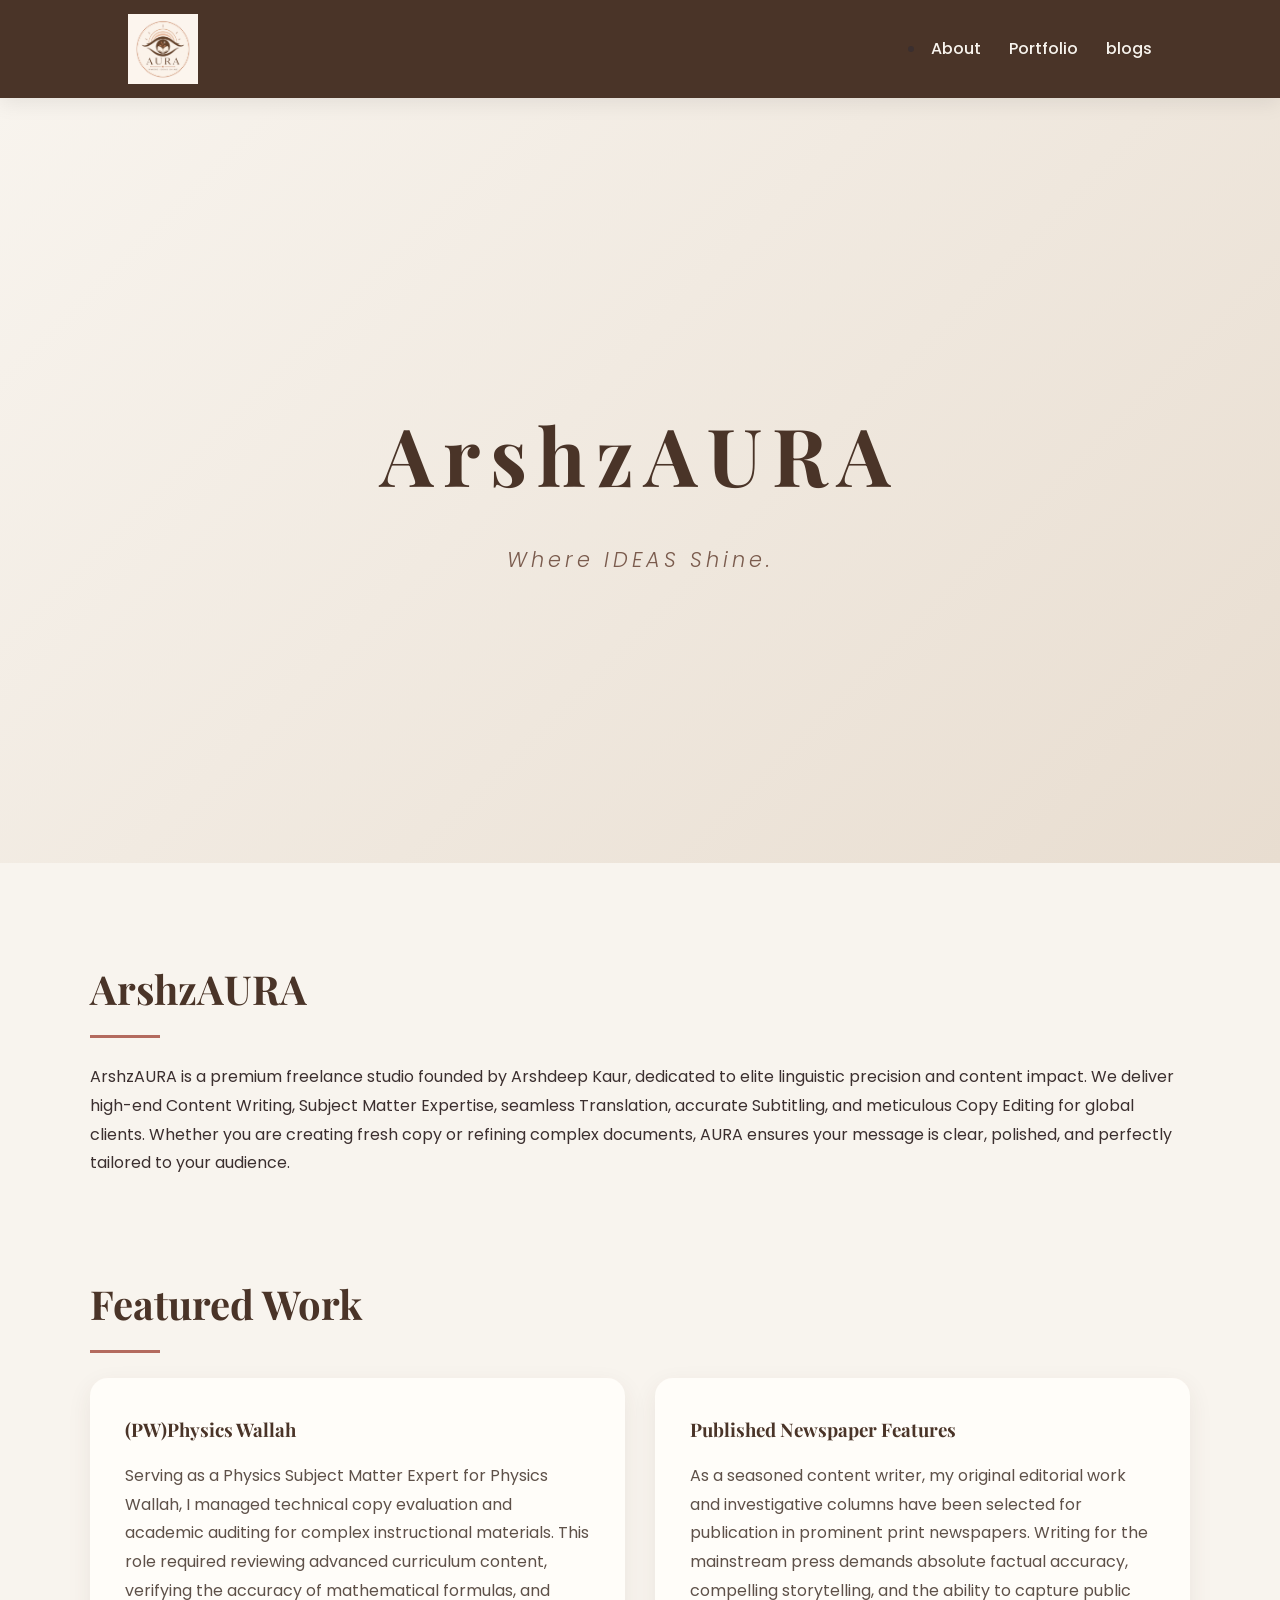
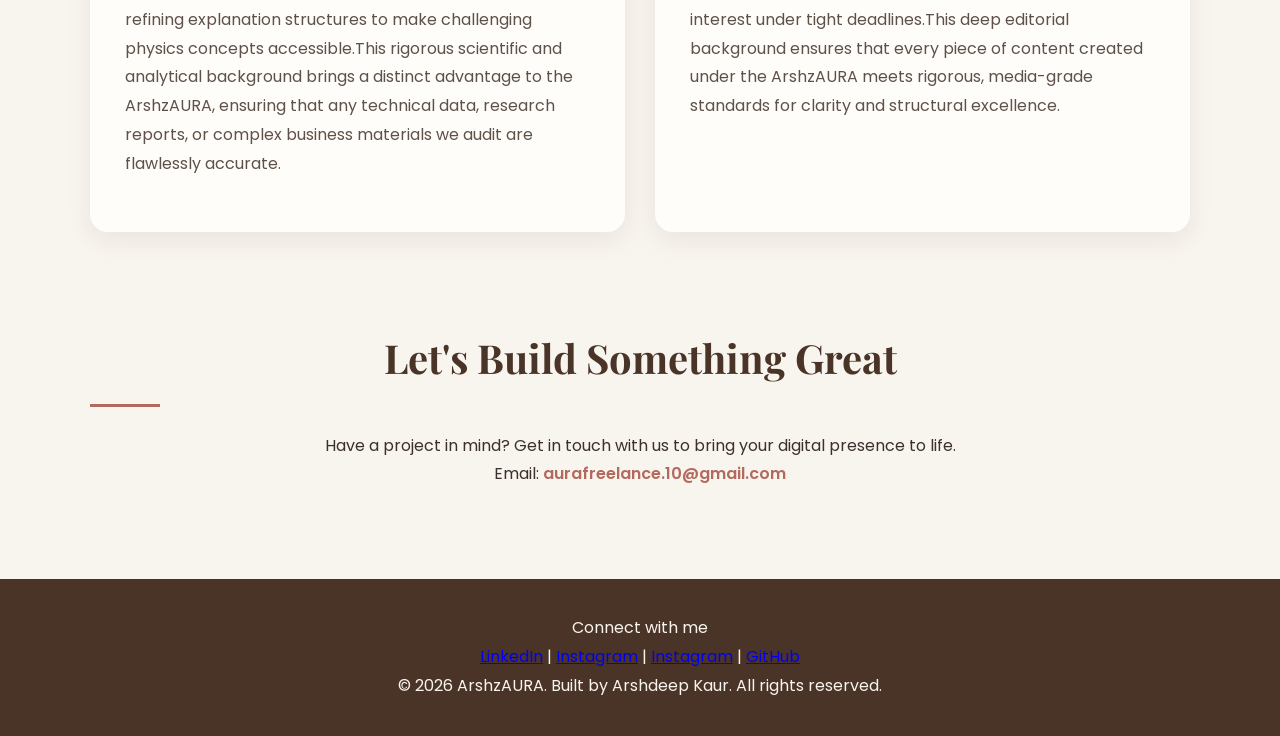
<file: index.html>
<!DOCTYPE html>
<html lang="en">
<head>
    <meta charset="UTF-8">
    <meta name="viewport" content="width=device-width, initial-scale=1.0">
    <title>ArshzAURA | Premium Web Experiences</title>
    <link rel="stylesheet" href="style1.css">
    <link href="https://fonts.googleapis.com/css2?family=Playfair+Display:wght@600;700&family=Poppins:wght@300;400;500;600&display=swap" rel="stylesheet">
</head>
<body>

    <!-- Header Navigation -->
    <header>
        <div class="logo">
    <img src="aura1.png" alt="AURA Logo">
</div>

        <nav>
        <li><a href="about.html">About</a></li>
            <a href="portfolio.html">Portfolio</a>
            <a href="blog.html">blogs</a>
           
        </nav>
    </header>


    <!-- Hero Section -->
        
    <section class="hero">
        <div class="aura-glow"></div>
        <h1>ArshzAURA</h1>
        <p>Where IDEAS Shine.</p>
        
    </section>

    </section>

    <!-- About Section -->
    <section id="about" class="container">
        <h2>ArshzAURA</h2>
        <p>ArshzAURA is a premium freelance studio founded by Arshdeep Kaur, dedicated to elite linguistic precision and content impact. We deliver high-end Content Writing, Subject Matter Expertise, seamless Translation, accurate Subtitling, and meticulous Copy Editing for global clients. Whether you are creating fresh copy or refining complex documents, AURA ensures your message is clear, polished, and perfectly tailored to your audience.</p>
    </section>

    <!-- Projects Grid Section -->
    <section id="projects" class="container">
        <h2>Featured Work</h2>
        <div class="grid">
            <div class="card">
                <h3>(PW)Physics Wallah</h3>
                <p>Serving as a Physics Subject Matter Expert for Physics Wallah, I managed technical copy evaluation and academic auditing for complex instructional materials. This role required reviewing advanced curriculum content, verifying the accuracy of mathematical formulas, and refining explanation structures to make challenging physics concepts accessible.This rigorous scientific and analytical background brings a distinct advantage to the ArshzAURA, ensuring that any technical data, research reports, or complex business materials we audit are flawlessly accurate.</p>
                
            </div>
            <div class="card">
                <h3>Published Newspaper Features</h3>
                <p>As a seasoned content writer, my original editorial work and investigative columns have been selected for publication in prominent print newspapers. Writing for the mainstream press demands absolute factual accuracy, compelling storytelling, and the ability to capture public interest under tight deadlines.This deep editorial background ensures that every piece of content created under the ArshzAURA meets rigorous, media-grade standards for clarity and structural excellence.</p>
                
            </div>
        </div>
    </section>

    <!-- Contact Section -->
    <section id="contact" class="container text-center">
        <h2>Let's Build Something Great</h2>
        <p>Have a project in mind? Get in touch with us to bring your digital presence to life.</p>
        <p>Email: <a href="mailto:aurafreelance.10@gmail.com" class="email-link">aurafreelance.10@gmail.com</a></p>
    </section>

    <!-- Footer -->
    <footer>
        
    <p>Connect with me</p>

    <a href="https://www.linkedin.com/in/arshdeep-kaur-0b6b36283" target="_blank">LinkedIn</a> |
    <a href="https://www.instagram.com/_linexchaoz" target="_blank">Instagram</a> |
    <a href="https://www.instagram.com/_arshzhere" target="_blank">Instagram</a> |
    <a href="https://arshzaura.github.io/portfolio/" target="_blank">GitHub</a>

        <p>&copy; 2026 ArshzAURA. Built by Arshdeep Kaur. All rights reserved.</p>
    </footer>

</body>
</html>
</file>
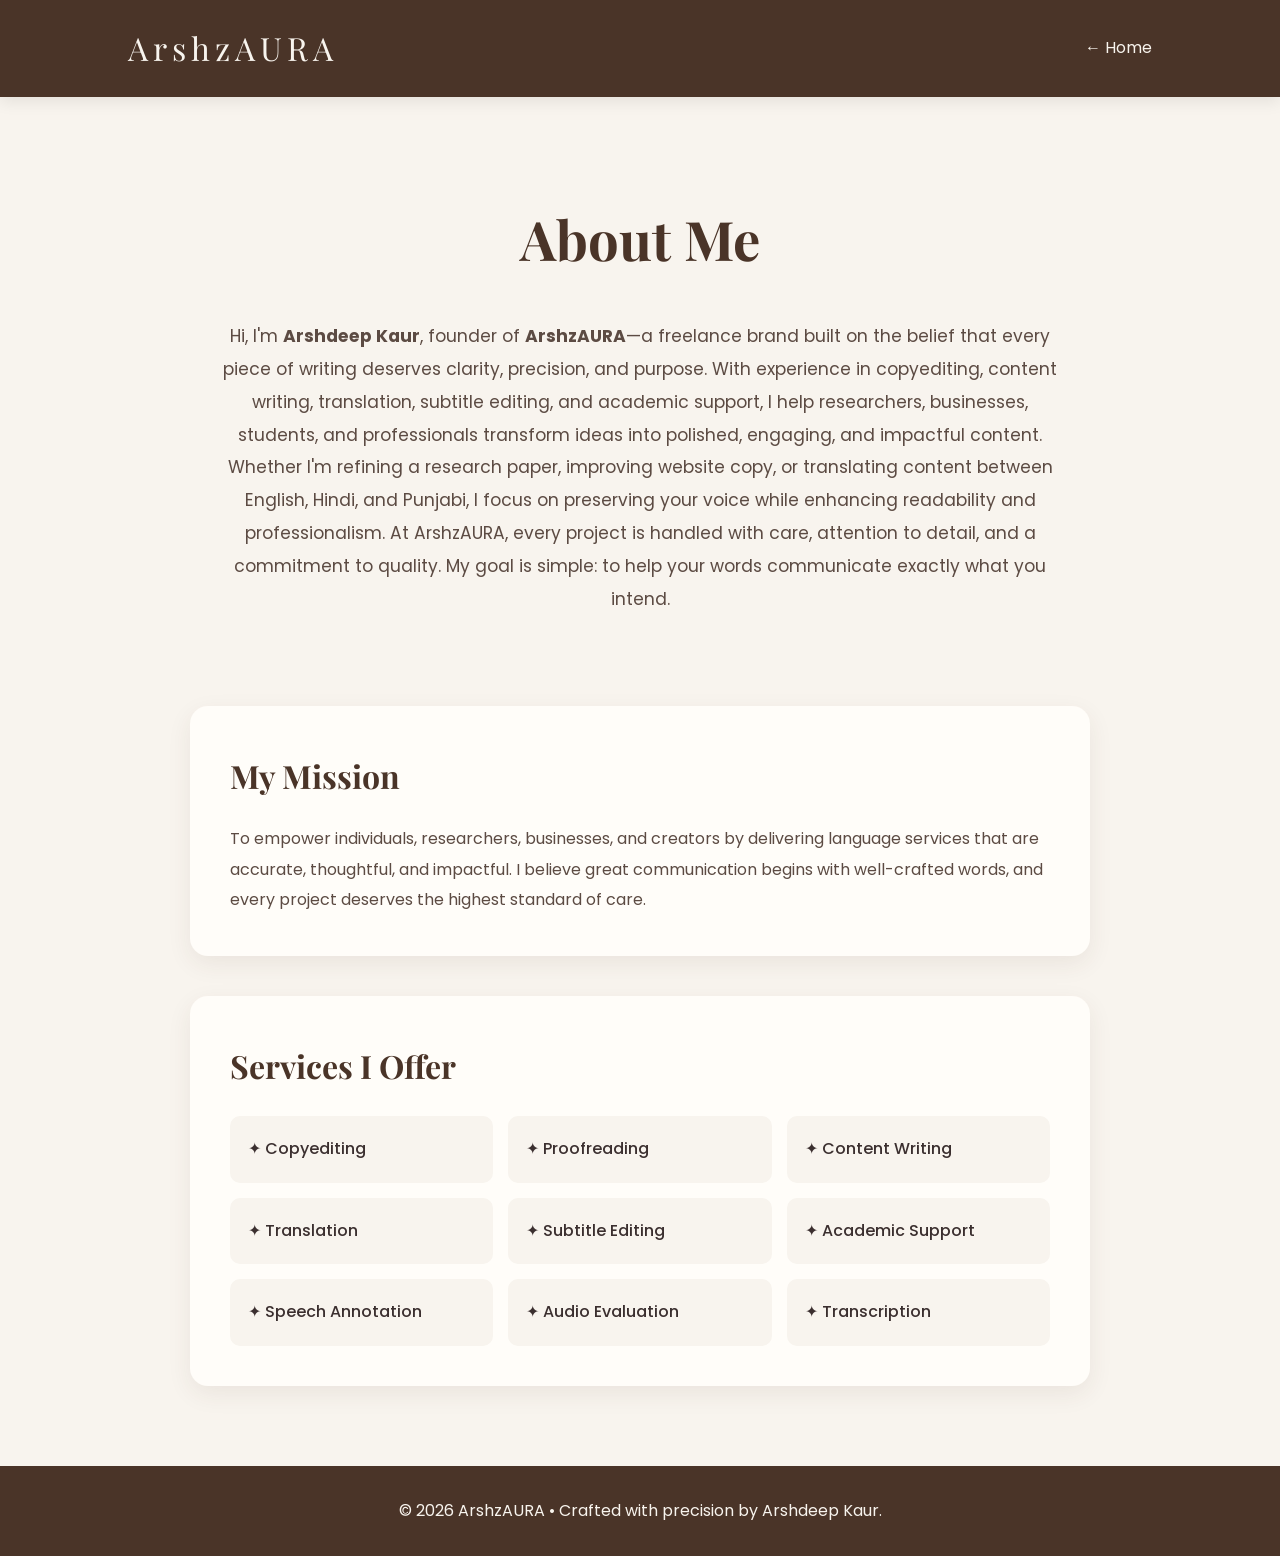
<file: about.html>
<!DOCTYPE html>
<html lang="en">
<head>
    <meta charset="UTF-8">
    <meta name="viewport" content="width=device-width, initial-scale=1.0">

    <title>About | ArshzAURA</title>

    <!-- Google Fonts -->
    <link href="https://fonts.googleapis.com/css2?family=Playfair+Display:wght@600;700&family=Poppins:wght@300;400;500;600&display=swap" rel="stylesheet">

    <style>

*{
    margin:0;
    padding:0;
    box-sizing:border-box;
}

body{
    font-family:'Poppins',sans-serif;
    background:#F8F4EE;
    color:#3B2F2F;
    line-height:1.9;
}

/* =========================
        NAVBAR
========================= */

nav{

    background:#4A3428;

    display:flex;

    justify-content:space-between;

    align-items:center;

    padding:18px 10%;

    position:sticky;

    top:0;

    box-shadow:0 5px 15px rgba(0,0,0,.08);
}

.logo{

    font-family:'Playfair Display',serif;

    font-size:2rem;

    letter-spacing:5px;

    color:#F8F4EE;
}

.home-btn{

    color:#F8F4EE;

    text-decoration:none;

    transition:.3s;
}

.home-btn:hover{

    color:#D9B382;
}

/* =========================
      HERO
========================= */

.about{

    max-width:900px;

    margin:90px auto;

    text-align:center;

    padding:0 25px;
}

.about h1{

    font-family:'Playfair Display',serif;

    font-size:3.4rem;

    color:#4A3428;

    margin-bottom:30px;
}

.about p{

    font-size:1.08rem;

    color:#5C4B43;
}

/* =========================
        CARDS
========================= */

.card{

    width:min(900px,90%);

    margin:40px auto;

    background:#FFFDF9;

    padding:40px;

    border-radius:18px;

    box-shadow:0 8px 25px rgba(74,52,40,.08);

    transition:.3s;
}

.card:hover{

    transform:translateY(-6px);

    box-shadow:0 15px 30px rgba(74,52,40,.12);
}

.card h2{

    font-family:'Playfair Display',serif;

    color:#4A3428;

    margin-bottom:18px;

    font-size:2rem;
}

.card p{

    color:#5C4B43;
}

/* =========================
      LIST
========================= */

.services{

    display:grid;

    grid-template-columns:repeat(auto-fit,minmax(250px,1fr));

    gap:15px;

    margin-top:20px;
}

.service{

    background:#F8F4EE;

    padding:18px;

    border-radius:10px;

    font-weight:500;
}

/* =========================
      FOOTER
========================= */

footer{

    background:#4A3428;

    color:#F8F4EE;

    text-align:center;

    padding:30px;

    margin-top:80px;
}

/* =========================
      MOBILE
========================= */

@media(max-width:768px){

.about h1{

    font-size:2.4rem;
}

.logo{

    font-size:1.6rem;
}

}

    </style>

</head>

<body>

<nav>

<div class="logo">
ArshzAURA
</div>

<a href="index.html" class="home-btn">← Home</a>

</nav>

<section class="about">

<h1>About Me</h1>

<p>

Hi, I'm <strong>Arshdeep Kaur</strong>, founder of <strong>ArshzAURA</strong>—a freelance brand built on the belief that every piece of writing deserves clarity, precision, and purpose.

With experience in copyediting, content writing, translation, subtitle editing, and academic support, I help researchers, businesses, students, and professionals transform ideas into polished, engaging, and impactful content.

Whether I'm refining a research paper, improving website copy, or translating content between English, Hindi, and Punjabi, I focus on preserving your voice while enhancing readability and professionalism.

At ArshzAURA, every project is handled with care, attention to detail, and a commitment to quality. My goal is simple: to help your words communicate exactly what you intend.

</p>

</section>

<div class="card">

<h2>My Mission</h2>

<p>

To empower individuals, researchers, businesses, and creators by delivering language services that are accurate, thoughtful, and impactful. I believe great communication begins with well-crafted words, and every project deserves the highest standard of care.

</p>

</div>

<div class="card">

<h2>Services I Offer</h2>

<div class="services">

<div class="service">✦ Copyediting</div>

<div class="service">✦ Proofreading</div>

<div class="service">✦ Content Writing</div>

<div class="service">✦ Translation</div>

<div class="service">✦ Subtitle Editing</div>

<div class="service">✦ Academic Support</div>

<div class="service">✦ Speech Annotation</div>

<div class="service">✦ Audio Evaluation</div>

<div class="service">✦ Transcription</div>

</div>

</div>

<footer>

© 2026 ArshzAURA • Crafted with precision by Arshdeep Kaur.

</footer>

</body>
</html>
</file>
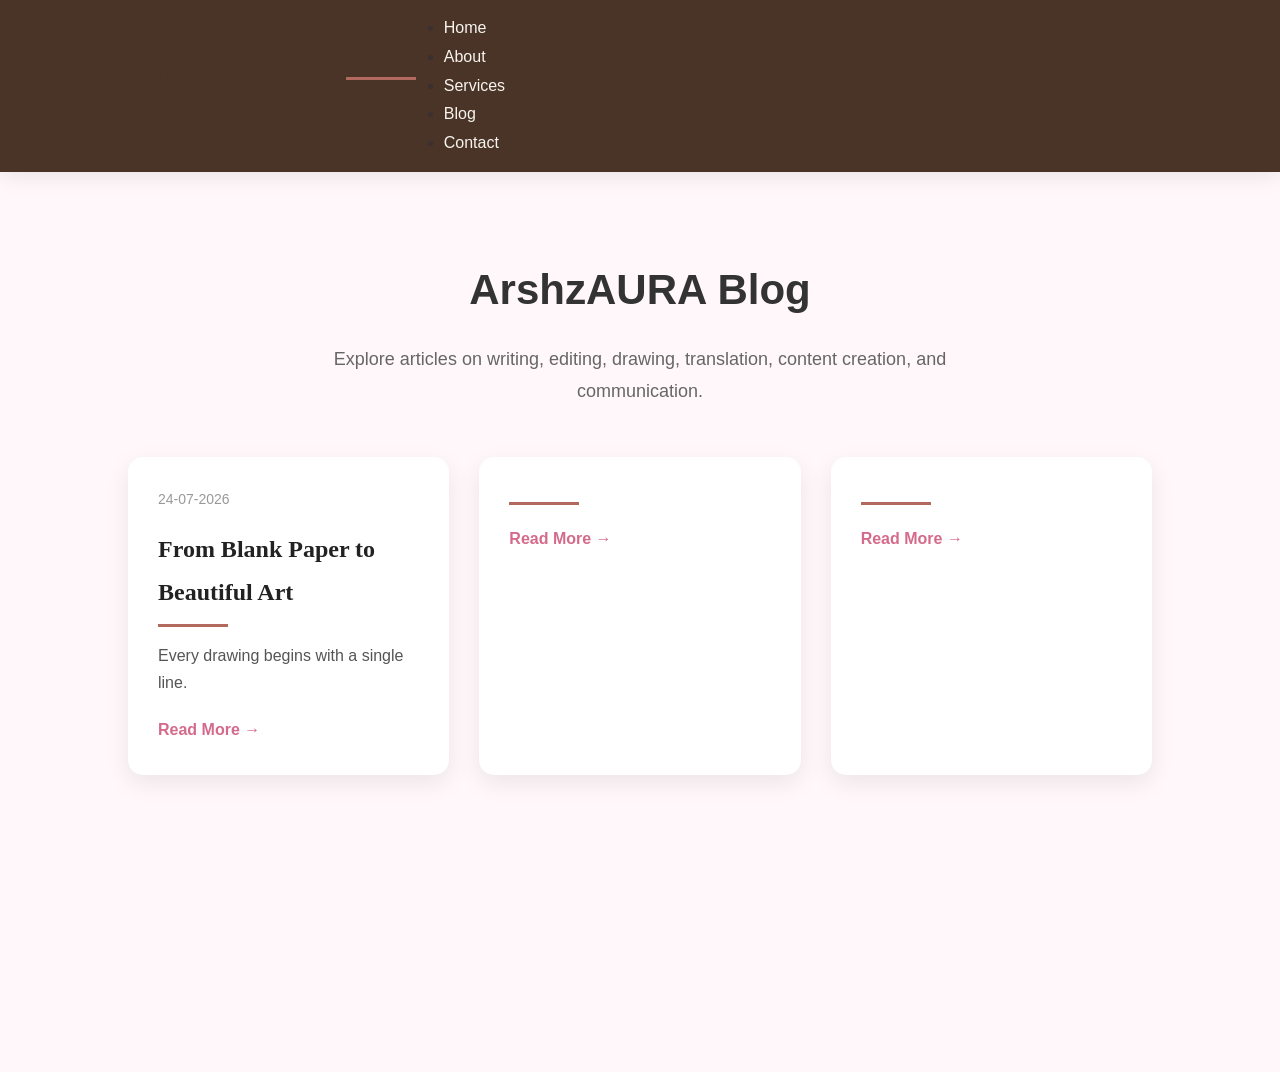
<file: blog.html>
<!DOCTYPE html>
<html lang="en">

<head>
    <meta charset="UTF-8">
    <meta name="viewport" content="width=device-width, initial-scale=1.0">

    <title>ArshzAURA | Blog</title>

    <link rel="stylesheet" href="style1.css">

    <style>

        /* Blog Page Styling */

        .blog-page {
            padding: 80px 10%;
            background: #fff7fa;
            min-height: 100vh;
        }

        .blog-header {
            text-align: center;
            margin-bottom: 50px;
        }

        .blog-header h1 {
            font-size: 42px;
            color: #333;
            margin-bottom: 15px;
        }

        .blog-header p {
            font-size: 18px;
            color: #666;
            max-width: 700px;
            margin: auto;
        }


        .blog-container {
            max-width: 1200px;
            margin: auto;
        }


        .blog-grid {
            display: grid;
            grid-template-columns: repeat(3, 1fr);
            gap: 30px;
        }


        .blog-card {
            background: white;
            padding: 30px;
            border-radius: 15px;
            box-shadow: 0 8px 25px rgba(0,0,0,0.08);
            transition: 0.3s;
        }


        .blog-card:hover {
            transform: translateY(-8px);
        }


        .blog-card h2 {
            font-size: 24px;
            color: #222;
            margin-bottom: 15px;
        }


        .blog-card p {
            color: #555;
            line-height: 1.7;
            margin-bottom: 20px;
        }


        .blog-card a {
            color: #d46a8c;
            text-decoration: none;
            font-weight: bold;
        }


        .blog-card a:hover {
            text-decoration: underline;
        }


        .date {
            font-size: 14px;
            color: #999;
            margin-bottom: 15px;
        }


        /* Mobile Responsive */

        @media(max-width:900px){

            .blog-grid {
                grid-template-columns: 1fr;
            }

            .blog-header h1 {
                font-size: 32px;
            }

        }

    </style>

</head>


<body>


<!-- Header -->

<header>

    <nav>

        <h2 class="logo">ArshzAURA</h2>

        <ul>
            <li><a href="index.html">Home</a></li>
            <li><a href="index.html#about">About</a></li>
            <li><a href="index.html#services">Services</a></li>
            <li><a href="blog.html">Blog</a></li>
            <li><a href="index.html#contact">Contact</a></li>
        </ul>

    </nav>

</header>



<!-- Blog Section -->

<section class="blog-page">


    <div class="blog-container">


        <div class="blog-header">

            <h1>ArshzAURA Blog</h1>

            <p>
                Explore articles on writing, editing, drawing, translation,
                content creation, and communication.
            </p>

        </div>



        <div class="blog-grid">


            <article class="blog-card">

                <div class="date">24-07-2026
                    
                </div>

                <h2>From Blank Paper to Beautiful Art
                    
                </h2>

                <p>
                   Every drawing begins with a single line. 
                </p>

                <a href="blog1.html">
                    Read More →
                </a>

            </article>



            <article class="blog-card">

                <div class="date">
                    
                </div>

                <h2>
                </h2>

                <p>
                   
                </p>

                <a href="#">
                    Read More →
                </a>

            </article>




            <article class="blog-card">

                <div class="date">
                    
                </div>

                <h2>
                   
                </h2>

                <p>
                </p>

                <a href="#">
                    Read More →
                </a>

            </article>



        </div>


    </div>


</section>



</body>

</html>
</file>
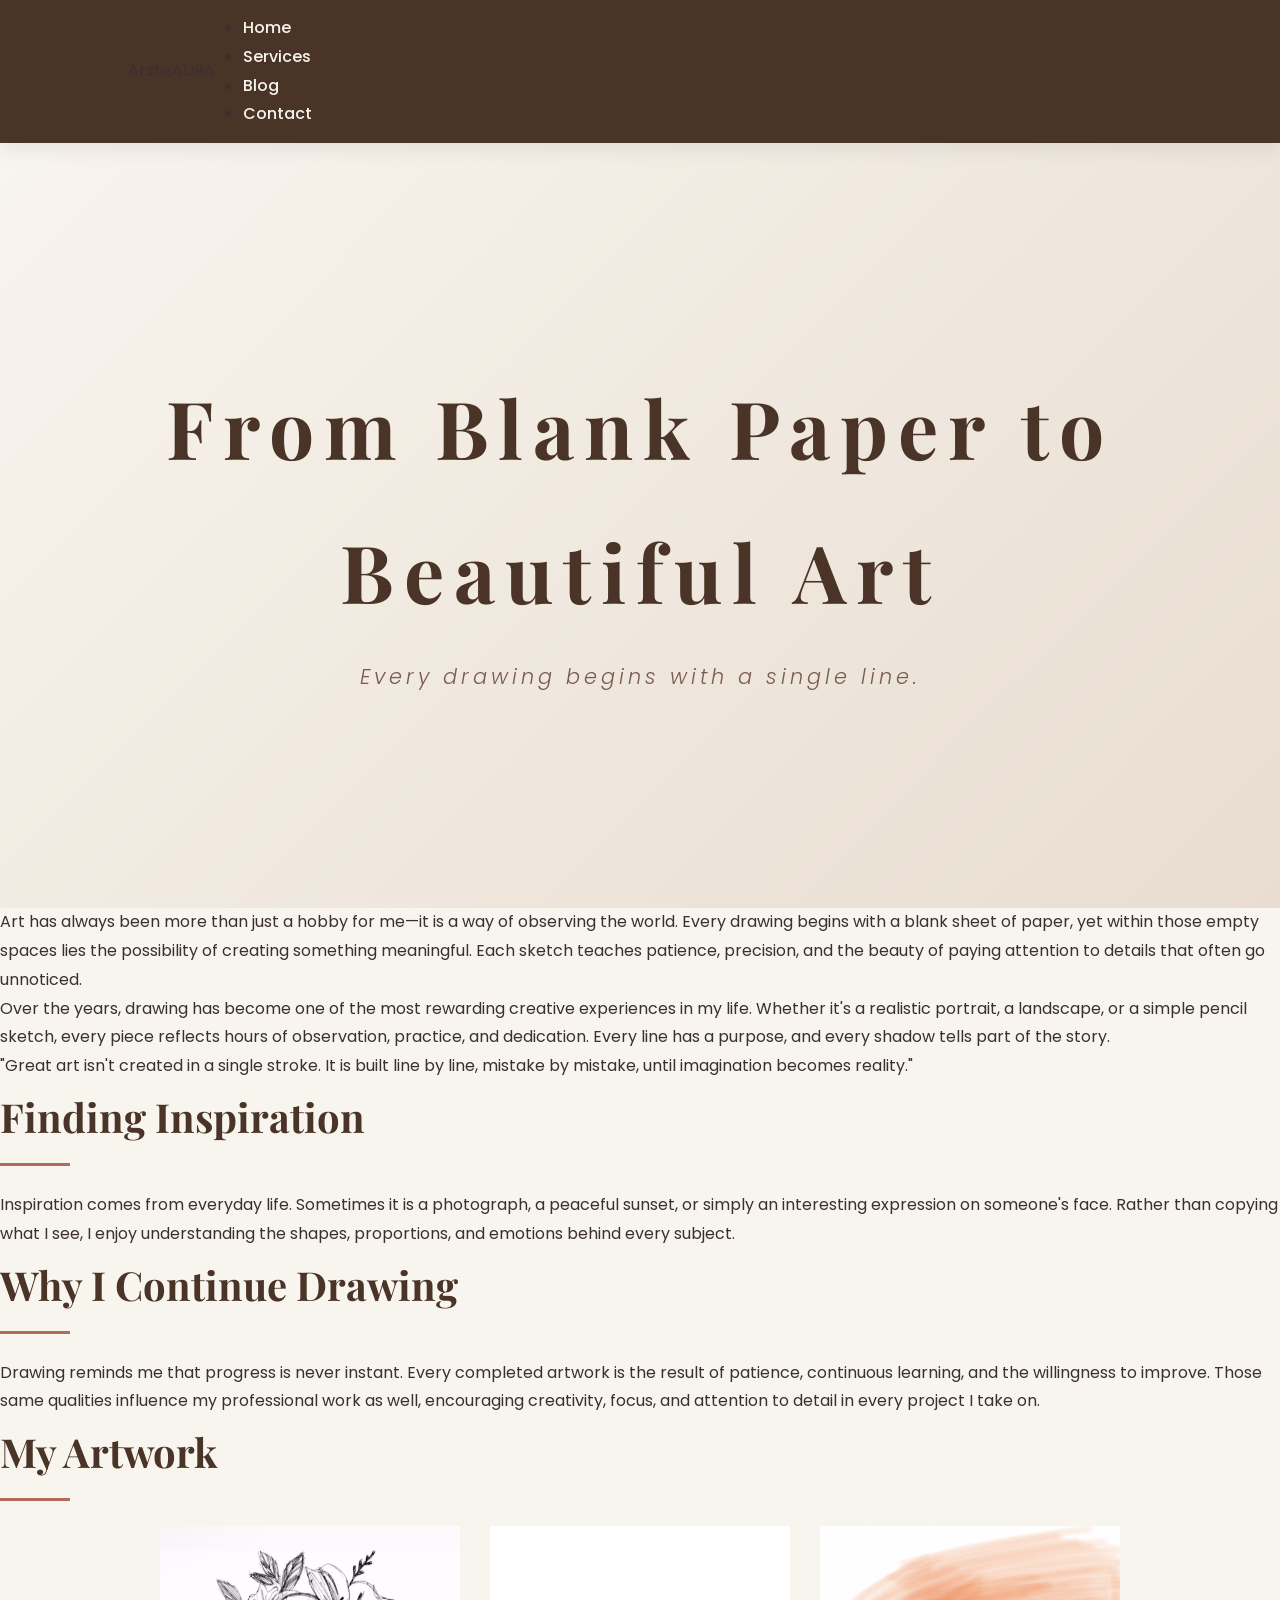
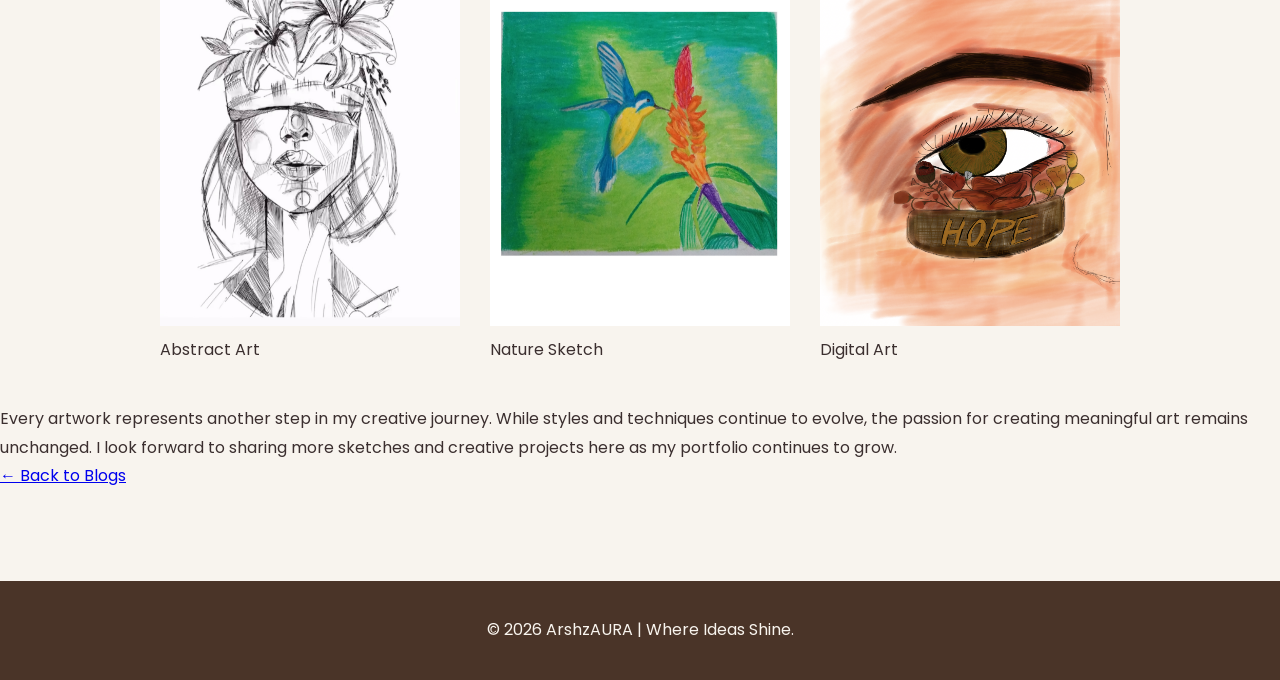
<file: blog1.html>
<!DOCTYPE html>
<html lang="en">
<head>
<meta charset="UTF-8">
<meta name="viewport" content="width=device-width, initial-scale=1.0">
<title>From Blank Paper to Beautiful Art | ArshzAURA</title>
 <link rel="stylesheet" href="style1.css">
 <link href="https://fonts.googleapis.com/css2?family=Playfair+Display:wght@600;700&family=Poppins:wght@300;400;500;600&display=swap" rel="stylesheet">

</head>

<body>

<header>

<nav>

<div class="logo">ArshzAURA</div>

<ul>
<li><a href="index.html">Home</a></li>
<li><a href="index.html#services">Services</a></li>
<li><a href="blog.html">Blog</a></li>
<li><a href="index.html#contact">Contact</a></li>
</ul>

</nav>

</header>

<section class="hero">

<div>

<h1>From Blank Paper to Beautiful Art</h1>

<p>Every drawing begins with a single line.</p>

</div>

</section>

<section class="blog">

<p>
Art has always been more than just a hobby for me—it is a way of observing the world. Every drawing begins with a blank sheet of paper, yet within those empty spaces lies the possibility of creating something meaningful. Each sketch teaches patience, precision, and the beauty of paying attention to details that often go unnoticed.
</p>

<p>
Over the years, drawing has become one of the most rewarding creative experiences in my life. Whether it's a realistic portrait, a landscape, or a simple pencil sketch, every piece reflects hours of observation, practice, and dedication. Every line has a purpose, and every shadow tells part of the story.
</p>

<div class="quote">
"Great art isn't created in a single stroke. It is built line by line, mistake by mistake, until imagination becomes reality."
</div>

<h2>Finding Inspiration</h2>

<p>
Inspiration comes from everyday life. Sometimes it is a photograph, a peaceful sunset, or simply an interesting expression on someone's face. Rather than copying what I see, I enjoy understanding the shapes, proportions, and emotions behind every subject.
</p>

<h2>Why I Continue Drawing</h2>

<p>
Drawing reminds me that progress is never instant. Every completed artwork is the result of patience, continuous learning, and the willingness to improve. Those same qualities influence my professional work as well, encouraging creativity, focus, and attention to detail in every project I take on.
</p>

<h2>My Artwork</h2>

<div style="display:flex; justify-content:center; gap:30px; flex-wrap:wrap;">

<div>
<img src="image5.jpeg" alt="Drawing 1" width="300" Height="400">
<p class="caption">Abstract Art</p>
</div>

<div>
<img src="IMG_20200921_174229.jpg" alt="Drawing 2" Width="300" Height="400">
<p class="caption">Nature Sketch</p>
</div>

<div>
<img src="image1.png" alt="Drawing 3" Width="300" Height="400">
<p class="caption">Digital Art</p>
</div>

</div>

<p style="margin-top:40px;">
Every artwork represents another step in my creative journey. While styles and techniques continue to evolve, the passion for creating meaningful art remains unchanged. I look forward to sharing more sketches and creative projects here as my portfolio continues to grow.
</p>

<div class="back">
<a href="blog.html">← Back to Blogs</a>
</div>

</section>

<footer>

<p>© 2026 ArshzAURA | Where Ideas Shine.</p>

</footer>

</body>
</html>
</file>
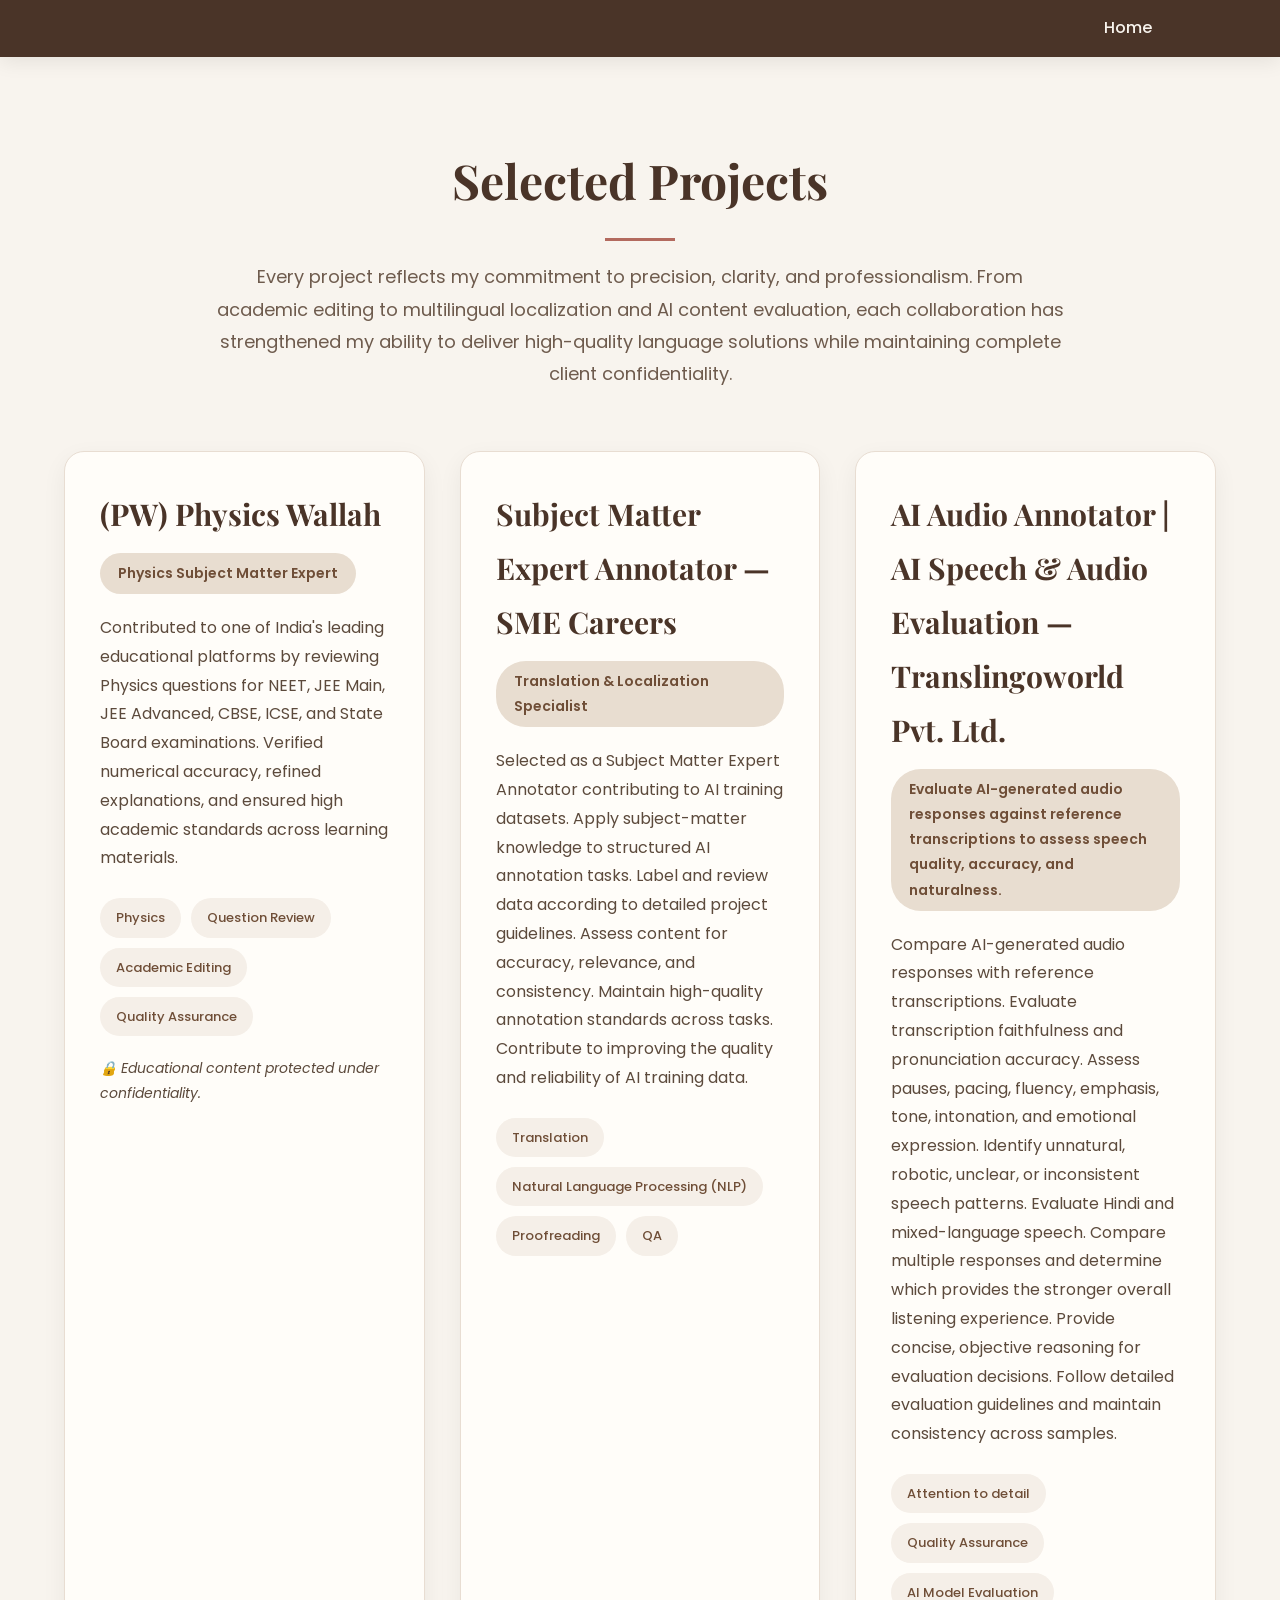
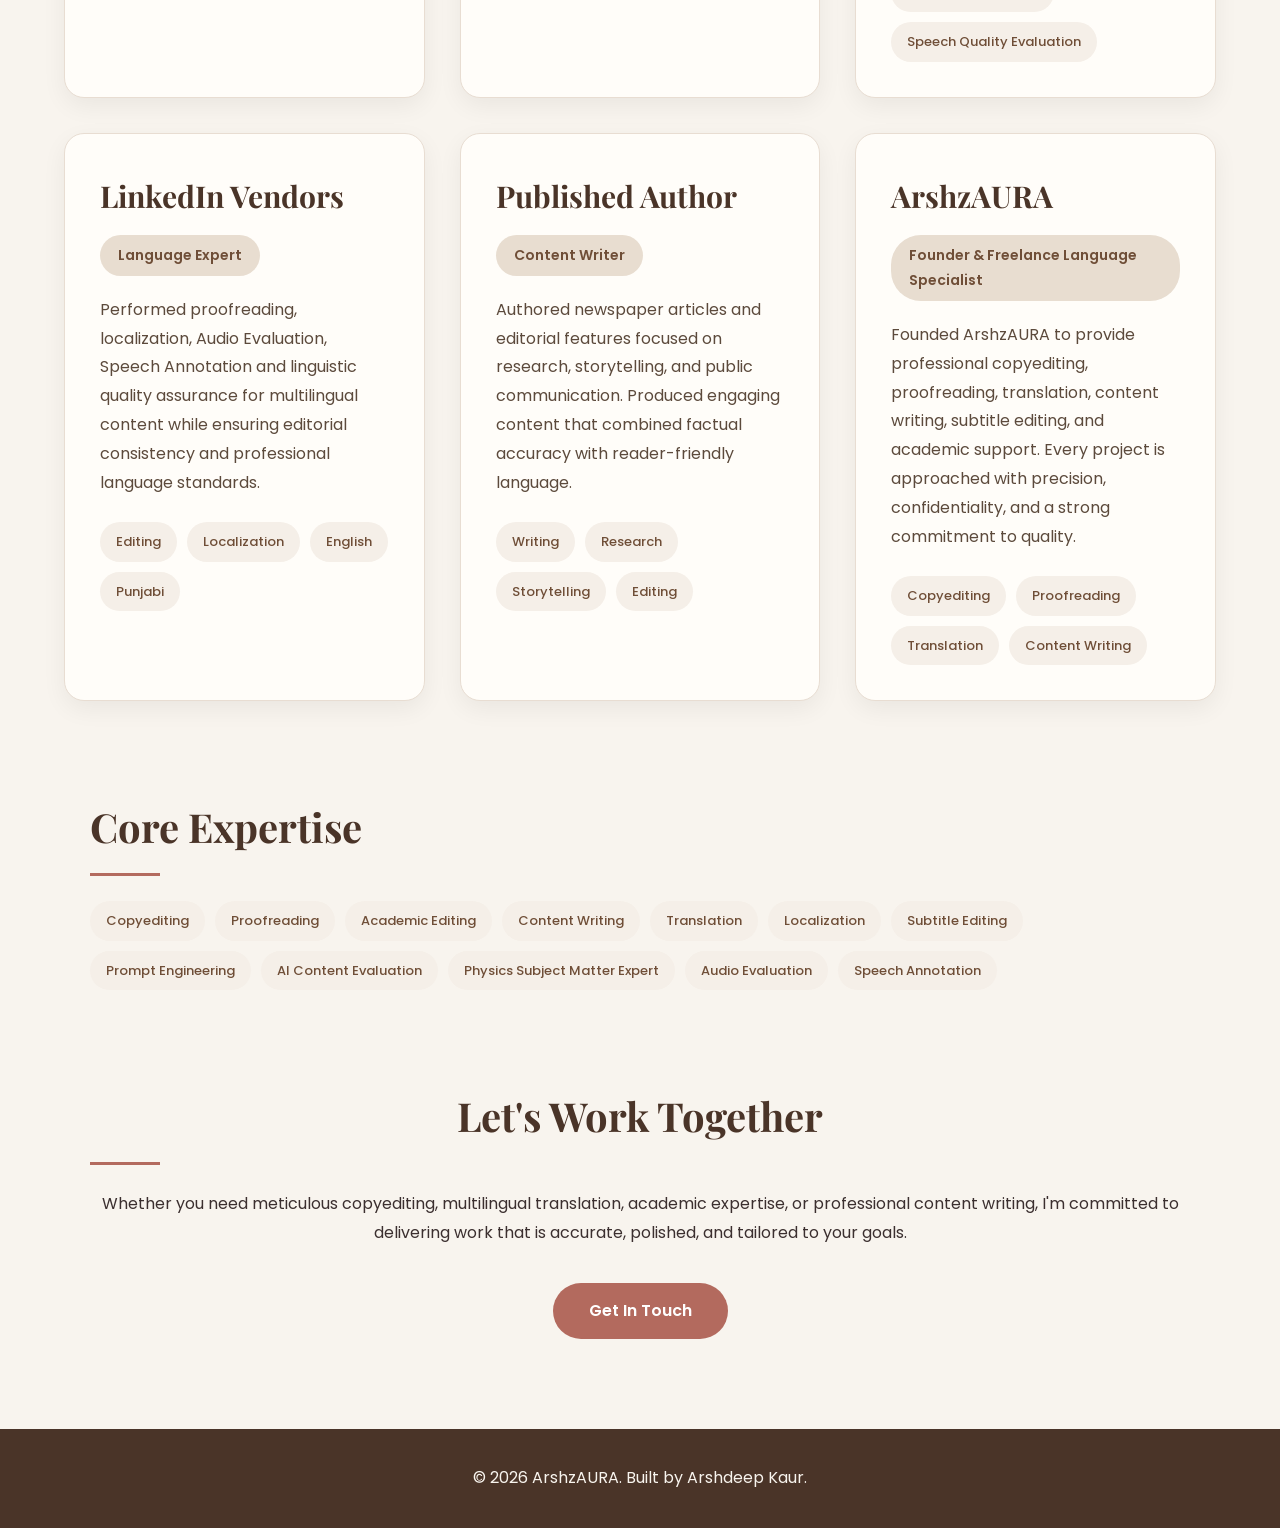
<file: portfolio.html>
<!DOCTYPE html>
<html lang="en">

<head>

    <meta charset="UTF-8">
    <meta name="viewport" content="width=device-width, initial-scale=1.0">

    <title>Portfolio | ArshzAURA</title>

    <link href="https://fonts.googleapis.com/css2?family=Playfair+Display:wght@600;700&family=Poppins:wght@300;400;500;600&display=swap" rel="stylesheet">

    <link rel="stylesheet" href="style1.css">

</head>

<body>

<header>

<div class="logo">

</div>

<nav>

<a href="index.html">Home</a>



</nav>

</header>

<!-- =========================================
        FEATURED EXPERIENCE
========================================= -->

<!-- =========================================
        SELECTED PROJECTS
========================================= -->

<section class="portfolio">

<div class="portfolio-heading">

<h2>Selected Projects</h2>

<p>

Every project reflects my commitment to precision, clarity, and professionalism.
From academic editing to multilingual localization and AI content evaluation,
each collaboration has strengthened my ability to deliver high-quality language
solutions while maintaining complete client confidentiality.

</p>

</div>

<div class="portfolio-grid">

<!-- Project 1 -->

<div class="portfolio-card">

<div class="project-header">

<h3>(PW) Physics Wallah</h3>

<span class="project-type">
Physics Subject Matter Expert
</span>

</div>

<p>

Contributed to one of India's leading educational platforms by reviewing
Physics questions for NEET, JEE Main, JEE Advanced, CBSE, ICSE, and State
Board examinations. Verified numerical accuracy, refined explanations,
and ensured high academic standards across learning materials.

</p>

<div class="skills">

<span>Physics</span>

<span>Question Review</span>

<span>Academic Editing</span>

<span>Quality Assurance</span>

</div>

<p class="note">

🔒 Educational content protected under confidentiality.

</p>

</div>

<!-- Project 2 -->

<div class="portfolio-card">

<div class="project-header">

<h3> Subject Matter Expert Annotator — SME Careers</h3>

<span class="project-type">

Translation & Localization Specialist

</span>

</div>

<p>

Selected as a Subject Matter Expert Annotator contributing to AI training datasets.

Apply subject-matter knowledge to structured AI annotation tasks.
Label and review data according to detailed project guidelines.
Assess content for accuracy, relevance, and consistency.
Maintain high-quality annotation standards across tasks.
Contribute to improving the quality and reliability of AI training data.

</p>

<div class="skills">

<span>Translation</span>

<span>Natural Language Processing (NLP)</span>

<span>Proofreading</span>

<span>QA</span>

</div>

</div>

<!-- Project 3 -->

<div class="portfolio-card">

<div class="project-header">

<h3> AI Audio Annotator | AI Speech & Audio Evaluation — Translingoworld Pvt. Ltd.</h3>

<span class="project-type">

Evaluate AI-generated audio responses against reference transcriptions to assess speech quality, accuracy, and naturalness.

</span>

</div>

<p>

Compare AI-generated audio responses with reference transcriptions.
Evaluate transcription faithfulness and pronunciation accuracy.
Assess pauses, pacing, fluency, emphasis, tone, intonation, and emotional expression.
Identify unnatural, robotic, unclear, or inconsistent speech patterns.
Evaluate Hindi and mixed-language speech.
Compare multiple responses and determine which provides the stronger overall listening experience.
Provide concise, objective reasoning for evaluation decisions.
Follow detailed evaluation guidelines and maintain consistency across samples.
</p>

<div class="skills">

<span>Attention to detail</span>

<span>Quality Assurance</span>

<span>AI Model Evaluation</span>

<span>Speech Quality Evaluation</span>

</div>

</div>

<!-- Project 4 -->

<div class="portfolio-card">

<div class="project-header">

<h3> LinkedIn Vendors</h3>

<span class="project-type">

Language Expert

</span>

</div>

<p>

Performed proofreading, localization, Audio Evaluation, Speech Annotation and linguistic quality assurance
for multilingual content while ensuring editorial consistency and
professional language standards.

</p>

<div class="skills">

<span>Editing</span>

<span>Localization</span>

<span>English</span>

<span>Punjabi</span>

</div>

</div>

<!-- Project 5 -->

<div class="portfolio-card">

<div class="project-header">

<h3>Published Author</h3>

<span class="project-type">

Content Writer

</span>

</div>

<p>

Authored newspaper articles and editorial features focused on research,
storytelling, and public communication. Produced engaging content that
combined factual accuracy with reader-friendly language.

</p>

<div class="skills">

<span>Writing</span>

<span>Research</span>

<span>Storytelling</span>

<span>Editing</span>

</div>

</div>

<!-- Project 6 -->

<div class="portfolio-card">

<div class="project-header">

<h3>ArshzAURA</h3>

<span class="project-type">

Founder & Freelance Language Specialist

</span>

</div>

<p>

Founded ArshzAURA to provide professional copyediting, proofreading,
translation, content writing, subtitle editing, and academic support.
Every project is approached with precision, confidentiality, and a
strong commitment to quality.

</p>

<div class="skills">

<span>Copyediting</span>

<span>Proofreading</span>

<span>Translation</span>

<span>Content Writing</span>

</div>

</div>

</div>

</section>

<!-- =========================================
            MY EXPERTISE
========================================= -->

<section class="container">

<h2>Core Expertise</h2>

<div class="skills">

<span>Copyediting</span>

<span>Proofreading</span>

<span>Academic Editing</span>

<span>Content Writing</span>

<span>Translation</span>

<span>Localization</span>

<span>Subtitle Editing</span>

<span>Prompt Engineering</span>

<span>AI Content Evaluation</span>

<span>Physics Subject Matter Expert</span>
<span>Audio Evaluation</span>
<span> Speech Annotation</span>

</div>

</section>

<!-- =========================================
          MY WORKFLOW
========================================= -->



<!-- =========================================
      CALL TO ACTION
========================================= -->

<section class="container text-center">

<h2>Let's Work Together</h2>

<p>

Whether you need meticulous copyediting, multilingual translation,
academic expertise, or professional content writing, I'm committed to
delivering work that is accurate, polished, and tailored to your goals.

</p>

<a href="mailto:aurafreelance.10@gmail.com" class="btn">

Get In Touch

</a>

</section>

<footer>

© 2026 ArshzAURA. Built by Arshdeep Kaur.

</footer>

</body>

</html>
</file>
<file: style1.css>
/* =========================
   AURA Portfolio Theme
========================= */

/* Google Fonts
Playfair Display - Headings
Poppins - Body
*/

*{
    margin:0;
    padding:0;
    box-sizing:border-box;
    scroll-behavior:smooth;
}

body{
    font-family:'Poppins',sans-serif;
    background:#F8F4EE;
    color:#3B2F2F;
    line-height:1.8;
}

/* =========================
        HEADER
========================= */

header{
    position:sticky;
    top:0;
    z-index:1000;

    display:flex;
    justify-content:space-between;
    align-items:center;

    padding:14px 10%;

    background:#4A3428;

    box-shadow:0 5px 20px rgba(0,0,0,.08);
}

/* =========================
        LOGO
========================= */

.logo{
    display:flex;
    align-items:center;
}

.logo img{
    height:70px;
    width:auto;
}

/* =========================
       NAVIGATION
========================= */

nav{
    display:flex;
    align-items:center;
    gap:28px;
}

nav a{
    text-decoration:none;
    color:#F8F4EE;
    font-weight:500;
    transition:.3s;
}

nav a:hover{
    color:#D9B382;
}

/* =========================
      HERO SECTION
========================= */

.hero{

    background:linear-gradient(
        135deg,
        #F8F4EE,
        #E8DDD0
    );

    min-height:85vh;

    display:flex;
    flex-direction:column;
    justify-content:center;
    align-items:center;

    text-align:center;

    padding:40px;
}

.hero h1{

    font-family:'Playfair Display',serif;

    font-size:5rem;

    letter-spacing:10px;

    color:#4A3428;

    margin-bottom:15px;
}

.hero p{

    font-size:1.3rem;

    color:#7A5B4D;

    font-weight:300;

    letter-spacing:4px;

    font-style:italic;
}

/* =========================
      BUTTON
========================= */

.btn{

    margin-top:35px;

    display:inline-block;

    text-decoration:none;

    background:#B36A5E;

    color:white;

    padding:14px 36px;

    border-radius:40px;

    font-weight:600;

    transition:.3s;
}

.btn:hover{

    background:#7A4F42;

    transform:translateY(-3px);
}

/* =========================
       CONTAINER
========================= */

.container{

    width:min(1100px,90%);

    margin:90px auto;
}

/* =========================
      HEADINGS
========================= */

h2{

    font-family:'Playfair Display',serif;

    font-size:2.5rem;

    color:#4A3428;

    margin-bottom:25px;

    position:relative;
}

h2::after{

    content:"";

    width:70px;

    height:3px;

    background:#B36A5E;

    display:block;

    margin-top:10px;
}

/* =========================
       GRID
========================= */

.grid{

    display:grid;

    grid-template-columns:repeat(auto-fit,minmax(320px,1fr));

    gap:30px;
}

/* =========================
        CARD
========================= */

.card{

    background:#FFFDF9;

    padding:35px;

    border-radius:18px;

    box-shadow:0 8px 25px rgba(74,52,40,.08);

    transition:.35s;
}

.card:hover{

    transform:translateY(-8px);

    box-shadow:0 18px 35px rgba(74,52,40,.15);
}

.card h3{

    font-family:'Playfair Display',serif;

    color:#4A3428;

    margin-bottom:15px;
}

.card p{

    color:#5E5149;

    margin-bottom:18px;
}

/* =========================
      LINKS
========================= */

.project-link{

    text-decoration:none;

    color:#B36A5E;

    font-weight:600;
}

.project-link:hover{

    color:#7A4F42;
}

.email-link{

    color:#B36A5E;

    text-decoration:none;

    font-weight:600;
}

.email-link:hover{

    color:#7A4F42;
}

/* =========================
      FOOTER
========================= */

footer{

    background:#4A3428;

    color:#F8F4EE;

    text-align:center;

    padding:35px 20px;

    margin-top:90px;
}

.text-center{

    text-align:center;
}

/* =========================
      MOBILE
========================= */

@media(max-width:768px){

header{

    flex-direction:column;

    padding:20px;
}

nav{

    margin-top:15px;

    flex-wrap:wrap;

    justify-content:center;

    gap:18px;
}

.hero h1{

    font-size:3.2rem;

    letter-spacing:6px;
}

.hero p{

    font-size:1rem;

    letter-spacing:2px;
}

h2{

    font-size:2rem;
}
}
/* ===== Selected Projects ===== */

/* ==========================================
        PORTFOLIO PAGE
========================================== */

.portfolio{
    width:90%;
    max-width:1200px;
    margin:80px auto;
}

.portfolio-heading{
    text-align:center;
    margin-bottom:60px;
}

.portfolio-heading h2{
    font-family:'Playfair Display',serif;
    font-size:48px;
    color:#4A3428;
    margin-bottom:20px;
}

.portfolio-heading h2::after{
    margin:15px auto 0;
}

.portfolio-heading p{
    max-width:850px;
    margin:auto;
    color:#6E5B4D;
    font-size:18px;
}

.portfolio-grid{
    display:grid;
    grid-template-columns:repeat(auto-fit,minmax(360px,1fr));
    gap:35px;
}

.portfolio-card{

    background:#FFFDF9;

    border-radius:20px;

    padding:35px;

    border:1px solid #E8DDD2;

    box-shadow:0 8px 25px rgba(0,0,0,.06);

    transition:all .35s ease;
}

.portfolio-card:hover{

    transform:translateY(-8px);

    box-shadow:0 20px 40px rgba(0,0,0,.12);
}

.project-header{

    margin-bottom:20px;
}

.project-header h3{

    font-family:'Playfair Display',serif;

    font-size:30px;

    color:#4A3428;

    margin-bottom:12px;
}

.project-type{

    display:inline-block;

    background:#E8DDD0;

    color:#6F4E37;

    padding:8px 18px;

    border-radius:30px;

    font-size:14px;

    font-weight:600;
}

.portfolio-card p{

    margin-top:20px;

    color:#5C4A3C;

    line-height:1.8;
}

.skills{

    display:flex;

    flex-wrap:wrap;

    gap:10px;

    margin-top:25px;
}

.skills span{

    background:#F5EFE8;

    color:#6F4E37;

    padding:8px 16px;

    border-radius:25px;

    font-size:13px;

    font-weight:500;
}

.note{

    margin-top:25px;

    font-style:italic;

    color:#8B735C;

    font-size:14px;
}

@media(max-width:768px){

.portfolio-heading h2{
    font-size:36px;
}

.portfolio-grid{
    grid-template-columns:1fr;
}

.portfolio-card{
    padding:25px;
}

}
</file>
